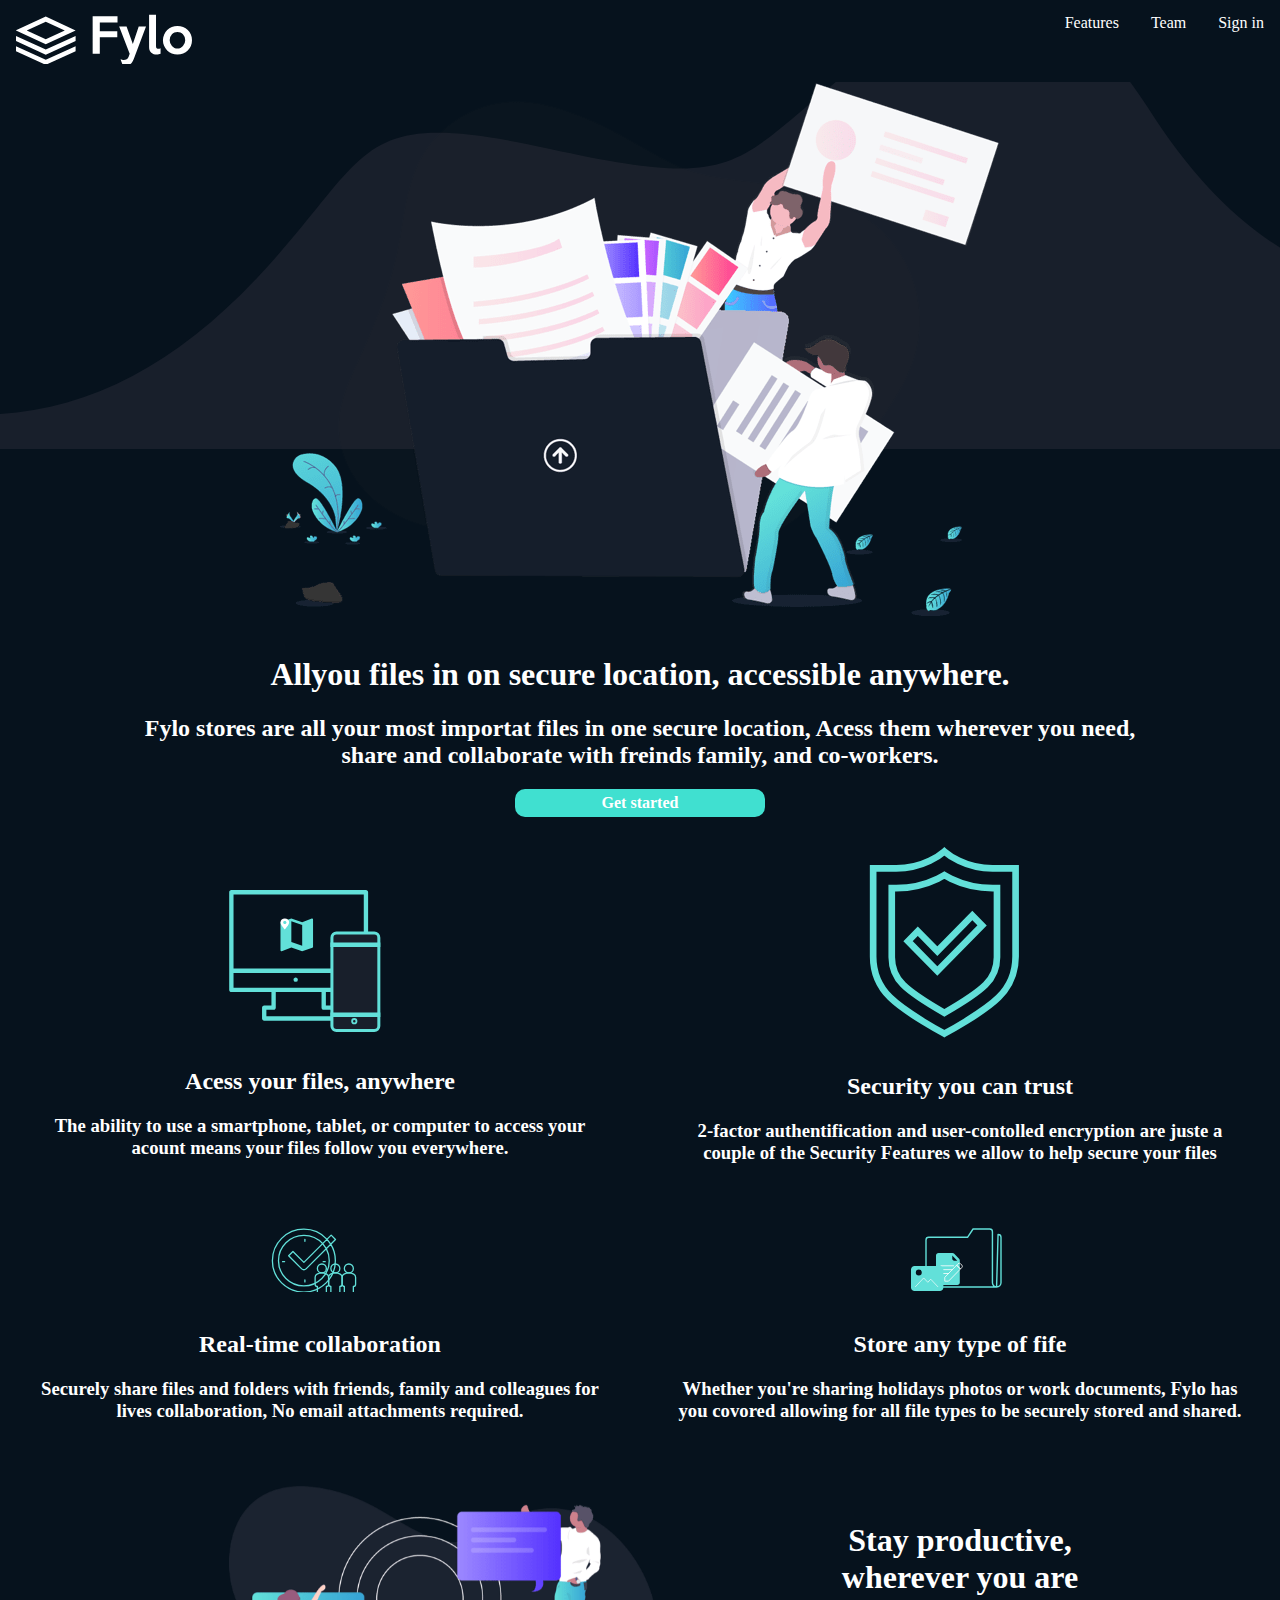
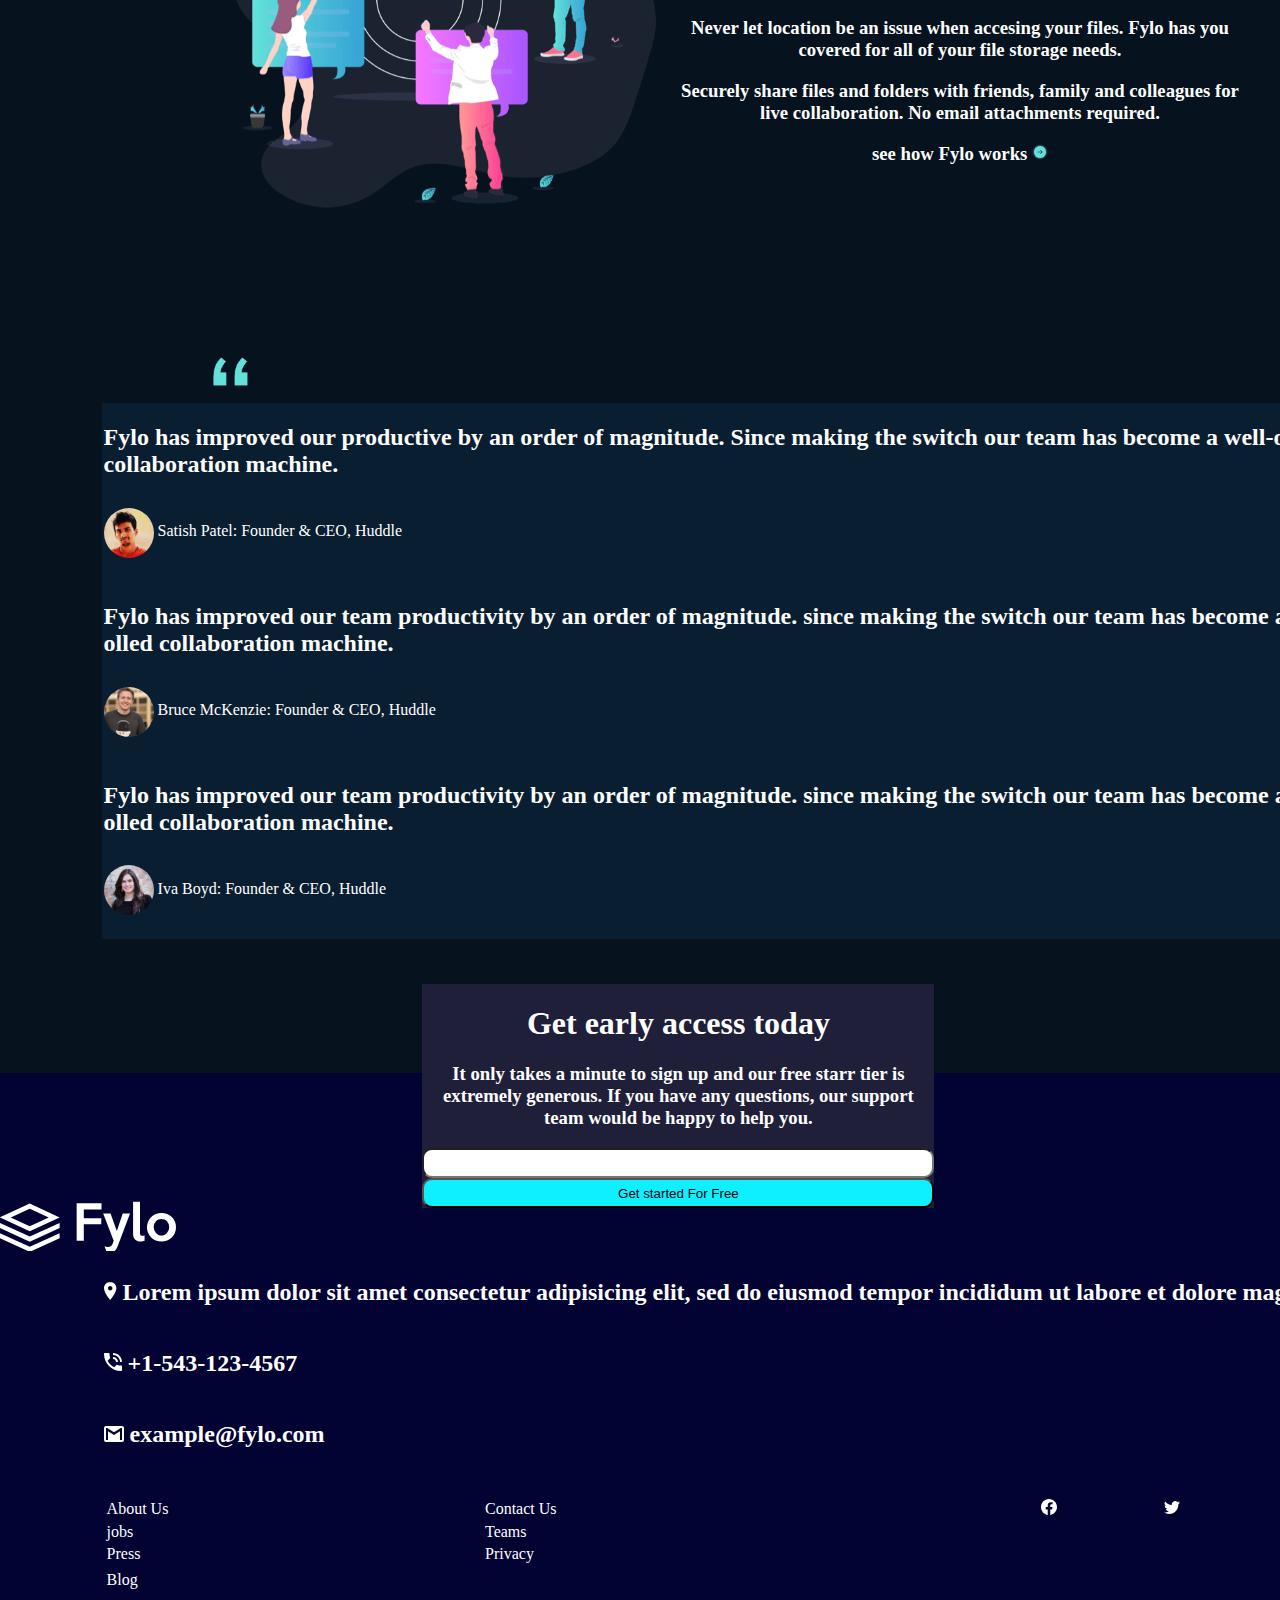
<file: index.html>
<!DOCTYPE html>
<html lang="en">
<head>
    <meta charset="UTF-8">
    <meta http-equiv="X-UA-Compatible" content="IE=edge">
    <meta name="viewport" content="width=device-width, initial-scale=1.0">
    <title>Document</title>
    <link rel="stylesheet" href="style.css">
</head>
<body>
    <ul>
        <li><a class="active" href="index.html">     <svg width="178" height="50" xmlns="http://www.w3.org/2000/svg"><g fill="#FFF" fill-rule="evenodd"><path d="M0 16.372v.128l29.754 13.764 29.859-13.811v-.035L29.754 2.608 0 16.372zm10.727.064l19.028-8.802 19.03 8.802-19.031 8.801-19.027-8.801zM29.754 35.61L0 22.052v5.014l29.754 13.59L59.613 27.02v-5.015L29.754 35.61zm0 10.17L0 32.22v5.015l29.754 13.591L59.613 37.19v-5.014L29.754 45.78zM169.216 26.22a8.564 8.564 0 0 0-2.285-5.892 7.675 7.675 0 0 0-2.473-1.768 7.259 7.259 0 0 0-3.015-.636 7.259 7.259 0 0 0-3.015.636 7.674 7.674 0 0 0-2.473 1.768 8.565 8.565 0 0 0-2.285 5.893 8.564 8.564 0 0 0 2.285 5.893 7.674 7.674 0 0 0 2.473 1.767 7.258 7.258 0 0 0 3.015.637 7.258 7.258 0 0 0 3.015-.637 7.675 7.675 0 0 0 2.473-1.767 8.563 8.563 0 0 0 2.285-5.893zm6.784 0c0 2.044-.377 3.937-1.13 5.681a13.849 13.849 0 0 1-3.11 4.526c-1.319 1.273-2.866 2.279-4.64 3.017-1.775.739-3.667 1.108-5.677 1.108s-3.894-.37-5.653-1.108a14.659 14.659 0 0 1-4.617-3.04 14.116 14.116 0 0 1-3.11-4.55c-.753-1.744-1.13-3.622-1.13-5.633 0-1.98.385-3.842 1.154-5.586a14.718 14.718 0 0 1 3.133-4.573 14.457 14.457 0 0 1 4.617-3.064c1.759-.739 3.627-1.108 5.606-1.108 2.01 0 3.902.369 5.677 1.108 1.774.738 3.321 1.744 4.64 3.017 1.32 1.272 2.356 2.789 3.11 4.549.753 1.76 1.13 3.645 1.13 5.657zm-31.422 13.483a9.087 9.087 0 0 1-1.814.613 9.217 9.217 0 0 1-2.096.236c-1.005 0-1.971-.134-2.898-.4a6.347 6.347 0 0 1-2.426-1.297c-.69-.597-1.24-1.375-1.649-2.334-.408-.958-.612-2.113-.612-3.465V.717h6.925v31.16c0 1.132.228 1.91.683 2.334.456.425.997.637 1.625.637.786 0 1.54-.236 2.262-.707v5.562zM130.02 12.55l-12.249 32.386c-.91 2.42-2.104 4.164-3.58 5.233-1.476 1.068-3.235 1.603-5.277 1.603a8.4 8.4 0 0 1-1.036-.071 7.784 7.784 0 0 1-1.083-.212l-2.262-6.317a8.974 8.974 0 0 0 1.65.59 6.61 6.61 0 0 0 1.6.211c1.069 0 2.042-.243 2.922-.73.879-.488 1.554-1.391 2.025-2.711l.943-2.734-10.506-27.248h7.396l6.266 17.536 5.889-17.536h7.302zm-28.502-4.102H83.806v8.769h17.478v5.94H83.806v16.688h-7.16V2.179h24.873v6.27z"/></g></svg></a></li>
        <li style="float:right"><a href="secure.html">Sign in</a></li>
        <li style="float:right"><a href="#about">Team</a></li>
        <li style="float:right"><a href="#about">Features</a></li>
      </ul>
      <div class="img1">
        <div class="img2">
            <img src="illustration-intro.png" alt="image">
            <div class="desc">
                <h1>
                    Allyou files in on secure location, accessible anywhere.
                </h1>
                <h2>
                    Fylo stores are all your most importat files in one secure location, Acess them wherever you need, share and collaborate with freinds family, and co-workers.
                </h2>
                <div class="get">
                    <h4>
                        Get started
                    </h4>
                </div>
            </div>
        </div>
    </div>
    <div class="clearfix">
        <div class="responsive">
            <div class="gallery">
                <img src="icon-access-anywhere.svg" alt="image" widtd="250" height="125" style="margin-top: 7%;">
                <div class="desc">
                    <h2>
                        Acess your files, anywhere
                    </h2>
                    <h3>
                        The ability to use a smartphone, tablet, or computer to access your acount means your files follow you everywhere.
                    </h3>
                </div>
            </div>
        </div>
        <div class="responsive">
            <div class="gallery">
                    <img src="icon-security.svg" alt="image" width="91" height="64">
                <div class="desc">
                    <h2>
                        Security you can trust
                    </h2>
                    <h3>
                        2-factor authentification and user-contolled encryption are juste a couple of the Security Features we allow to help secure your files
                    </h3>
                </div>
            </div>
        </div>
        <div class="responsive">
            <div class="gallery">
                    <svg class="image2" width="91" height="64" xmlns="http://www.w3.org/2000/svg"><g stroke="#62E0D9" stroke-width="1.3" fill="none" fill-rule="evenodd" stroke-linejoin="round"><path d="M33.897 11.338v2.027-2.027zm0 40.551v2.028-2.028zm20.31-18.248h-2.031 2.031zm-40.62 0h-2.032 2.031zm19.294 8.11c-.78 0-1.56-.296-2.153-.89l-13.08-13.057 4.308-4.3L32.881 34.41 60.176 7.16l4.31 4.3-29.45 29.4a3.04 3.04 0 0 1-2.155.89zm23.154-30.417C50.283 5.104 42.039 1.2 32.88 1.2 15.495 1.2 1.4 15.271 1.4 32.627s14.095 31.428 31.481 31.428c17.386 0 31.481-14.072 31.481-31.428 0-6.018-1.694-11.64-4.63-16.417l-3.697-4.876zM51.7 15.616a25.346 25.346 0 0 0-18.82-8.333c-14.022 0-25.388 11.346-25.388 25.344 0 13.999 11.366 25.345 25.388 25.345 14.022 0 25.388-11.346 25.388-25.345 0-4.329-1.087-8.402-3.002-11.966l-3.566-5.045z" stroke-linecap="round"/><path d="M55.368 40.484c0 2.48-2.015 4.49-4.498 4.49a4.494 4.494 0 0 1-4.497-4.49c0-2.48 2.015-4.49 4.497-4.49a4.494 4.494 0 0 1 4.498 4.49z"/><path d="M50.87 44.974c-1.898 0-3.612.583-4.839 1.154a3.34 3.34 0 0 0-1.907 3.033v7.037a2.248 2.248 0 0 0 2.249 2.245v8.979a2.247 2.247 0 0 0 2.249 2.245h4.497a2.247 2.247 0 0 0 2.249-2.245v-8.98a2.248 2.248 0 0 0 2.248-2.244V49.16a3.34 3.34 0 0 0-1.907-3.033c-1.226-.57-2.94-1.154-4.839-1.154z" stroke-linecap="round"/><path d="M68.86 40.484c0 2.48-2.014 4.49-4.498 4.49a4.493 4.493 0 0 1-4.497-4.49c0-2.48 2.014-4.49 4.497-4.49a4.493 4.493 0 0 1 4.497 4.49z"/><path d="M64.362 44.974c-1.898 0-3.612.583-4.839 1.154a3.34 3.34 0 0 0-1.907 3.033v7.037a2.247 2.247 0 0 0 2.249 2.245v8.979a2.248 2.248 0 0 0 2.249 2.245h4.497a2.247 2.247 0 0 0 2.248-2.245v-8.98a2.247 2.247 0 0 0 2.25-2.244V49.16a3.34 3.34 0 0 0-1.908-3.033c-1.226-.57-2.941-1.154-4.839-1.154z" stroke-linecap="round"/><path d="M82.351 40.484c0 2.48-2.013 4.49-4.497 4.49a4.493 4.493 0 0 1-4.497-4.49c0-2.48 2.013-4.49 4.497-4.49a4.493 4.493 0 0 1 4.497 4.49z"/><path d="M77.854 44.974c-1.898 0-3.612.583-4.839 1.154a3.34 3.34 0 0 0-1.907 3.033v7.037a2.247 2.247 0 0 0 2.249 2.245v8.979a2.248 2.248 0 0 0 2.248 2.245h4.498a2.247 2.247 0 0 0 2.248-2.245v-8.98a2.247 2.247 0 0 0 2.249-2.244V49.16a3.34 3.34 0 0 0-1.907-3.033c-1.226-.57-2.941-1.154-4.839-1.154z" stroke-linecap="round"/></g></svg>
                <div class="desc">
                    <h2>
                       Real-time collaboration
                    </h2>
                    <h3>
                        Securely share files and folders with friends, family and colleagues for lives collaboration, No email attachments required.
                    </h3>
                </div>
            </div>
        </div>
        <div class="responsive">
            <div class="gallery">
                <svg class="image2" width="91" height="64" xmlns="http://www.w3.org/2000/svg"><g fill="none" fill-rule="evenodd"><path d="M85.588 59C88.025 59 90 57.144 90 54.853V9.236c0-1.526-1.318-2.764-2.941-2.764L85.589 59zM15 12.048v40.047C15 55.908 18.098 59 21.92 59h63.668a4.147 4.147 0 0 1-4.152-4.143V3.762A2.766 2.766 0 0 0 78.668 1h-16.61l-5.536 8.286H17.768A2.766 2.766 0 0 0 15 12.048z" stroke="#62E0D9" stroke-width="1.405" stroke-linecap="round" stroke-linejoin="round"/><path d="M41.28 27.561v3.201c0 1.061.841 1.92 1.88 1.92h3.13m2.505 0v-.219c0-.679-.264-1.33-.734-1.811l-4.794-4.902a2.48 2.48 0 0 0-1.772-.75h-13.99C26.12 25 25 26.147 25 27.561v26.89c0 1.414 1.121 2.56 2.505 2.56H46.29c1.383 0 2.505-1.146 2.505-2.56v-8.963" fill="#62E0D9"/><path d="M33.766 49.33v3.84h3.757l11.898-12.164-3.757-3.841-11.898 12.164zm15.655-8.324l1.328-1.358a1.951 1.951 0 0 0 0-2.717l-1.1-1.124a1.85 1.85 0 0 0-2.657 0l-1.328 1.358 3.757 3.841z" stroke="#FFF" stroke-width=".803" stroke-linejoin="round"/><path d="M30.01 37.805h12.523m-12.524 3.841h11.272m-11.272 3.842h7.514" stroke="#FFF" stroke-width=".803" stroke-linecap="round" stroke-linejoin="round"/><g><path d="M32.367 59.432c0 1.972-1.61 3.572-3.596 3.572H3.596c-1.985 0-3.596-1.6-3.596-3.572v-17.86C0 39.6 1.61 38 3.596 38h25.175c1.985 0 3.596 1.6 3.596 3.572v17.86zM10.789 44.55a2.987 2.987 0 0 1-2.997 2.976 2.987 2.987 0 0 1-2.997-2.976 2.987 2.987 0 0 1 2.997-2.977 2.987 2.987 0 0 1 2.997 2.977z" fill="#62E0D9"/><path stroke="#FFF" stroke-width=".65" stroke-linecap="round" stroke-linejoin="round" d="M26.786 58.656L19.737 51.2 16.8 54.307l-4.112-4.349-8.224 8.698"/></g></g></svg>
                <div class="desc">
                    <h2>
                       Store any type of fife
                    </h2>
                    <h3>
                        Whether you're sharing holidays photos or work documents, Fylo has you covored allowing for all file types to be securely stored and shared.
                    </h3>
                </div>
            </div>
        </div>
        <div class="responsive">
            <div class="gallery">
                <img class="image3" src="illustration-stay-productive.png" alt="image">
  
                </div>
            </div>
        </div>
        <div class="responsive">
                <div class="desc">
                    <h1>
                      Stay productive, <br> wherever you are
                    </h1>
                    <h3>
                        Never let location be an issue when accesing your files. Fylo has you covered for all of your file storage needs.
                    </h3>
                    <h3>
                        Securely share files and folders with friends, family and colleagues for live collaboration. No email attachments required.
                    </h3>
                    <h3 class="see">
                        see how Fylo works <svg width="16" height="16" xmlns="http://www.w3.org/2000/svg" xmlns:xlink="http://www.w3.org/1999/xlink"><defs><circle id="b" cx="6" cy="6" r="6"/><filter x="-25%" y="-25%" width="150%" height="150%" filterUnits="objectBoundingBox" id="a"><feOffset in="SourceAlpha" result="shadowOffsetOuter1"/><feGaussianBlur stdDeviation="1" in="shadowOffsetOuter1" result="shadowBlurOuter1"/><feColorMatrix values="0 0 0 0 0.384313725 0 0 0 0 0.878431373 0 0 0 0 0.850980392 0 0 0 0.811141304 0" in="shadowBlurOuter1"/></filter></defs><g fill="none" fill-rule="evenodd"><g transform="translate(2 2)"><use fill="#000" filter="url(#a)" xlink:href="#b"/><use fill="#62E0D9" xlink:href="#b"/></g><path d="M8.582 6l-.363.35 1.452 1.4H5.333v.5h4.338L8.22 9.65l.363.35 2.074-2z" fill="#1B2330"/></g></svg>
                    </h3>
                </div>
        </div>
    </div>
    </div>
    <div class="responsive1">
        <div class="gallery1">
                <img class="quote" src="bg-quotes.png" alt="image">
        </div>
    </div>
    <div class="row">
        <div class="column" style="background-color: rgb(9, 30, 49);">
            <h2 class="pro">Fylo has improved our productive by an order of magnitude. Since making the switch our team has become a well-olled collaboration machine.</h2>
            <div>           </div>
            <p style="line-height:65px;" class="prr"><img class="avatar" src="profile-1.jpg" alt=""> Satish Patel: Founder & CEO, Huddle </p>
        </div>
        <div class="column" style="background-color: rgb(9, 30, 49);">
            <h2 class="pro">Fylo has improved our team productivity by an order of magnitude. since making the switch our team has become a well-olled collaboration machine.</h2>
            <p style="line-height:65px;" class="pro"><img class="avatar" src="profile-2.jpg" alt=""> Bruce McKenzie: Founder & CEO, Huddle </p>
        </div>
        <div class="column" style="background-color: rgb(9, 30, 49);">
            <h2 class="pro">Fylo has improved our team productivity by an order of magnitude. since making the switch our team has become a well-olled collaboration machine.</h2>
            <p style="line-height:65px;" class="prr"><img class="avatar" src="profile-3.jpg" alt=""> Iva Boyd: Founder & CEO, Huddle </p>
        </div>
    </div>
    <div class="reach">
        <div class="reach1">
            <h1>
                Get early access today
            </h1>
            <h3>
                It only takes a minute to sign up and our free starr tier is extremely generous. If you have any questions, our support team would be happy to help you.
            </h3>
        </div>
        <div>
            <form>
                <div >
                <input class="btn" type="search" id="maRecherche" name="q">
                <button class="btn1">Get started For Free</button>
                </div>
            </form>
        </div>
    
    </div>
    <footer class="foot">
        <svg width="178" height="50" xmlns="http://www.w3.org/2000/svg"><g fill="#FFF" fill-rule="evenodd"><path d="M0 16.372v.128l29.754 13.764 29.859-13.811v-.035L29.754 2.608 0 16.372zm10.727.064l19.028-8.802 19.03 8.802-19.031 8.801-19.027-8.801zM29.754 35.61L0 22.052v5.014l29.754 13.59L59.613 27.02v-5.015L29.754 35.61zm0 10.17L0 32.22v5.015l29.754 13.591L59.613 37.19v-5.014L29.754 45.78zM169.216 26.22a8.564 8.564 0 0 0-2.285-5.892 7.675 7.675 0 0 0-2.473-1.768 7.259 7.259 0 0 0-3.015-.636 7.259 7.259 0 0 0-3.015.636 7.674 7.674 0 0 0-2.473 1.768 8.565 8.565 0 0 0-2.285 5.893 8.564 8.564 0 0 0 2.285 5.893 7.674 7.674 0 0 0 2.473 1.767 7.258 7.258 0 0 0 3.015.637 7.258 7.258 0 0 0 3.015-.637 7.675 7.675 0 0 0 2.473-1.767 8.563 8.563 0 0 0 2.285-5.893zm6.784 0c0 2.044-.377 3.937-1.13 5.681a13.849 13.849 0 0 1-3.11 4.526c-1.319 1.273-2.866 2.279-4.64 3.017-1.775.739-3.667 1.108-5.677 1.108s-3.894-.37-5.653-1.108a14.659 14.659 0 0 1-4.617-3.04 14.116 14.116 0 0 1-3.11-4.55c-.753-1.744-1.13-3.622-1.13-5.633 0-1.98.385-3.842 1.154-5.586a14.718 14.718 0 0 1 3.133-4.573 14.457 14.457 0 0 1 4.617-3.064c1.759-.739 3.627-1.108 5.606-1.108 2.01 0 3.902.369 5.677 1.108 1.774.738 3.321 1.744 4.64 3.017 1.32 1.272 2.356 2.789 3.11 4.549.753 1.76 1.13 3.645 1.13 5.657zm-31.422 13.483a9.087 9.087 0 0 1-1.814.613 9.217 9.217 0 0 1-2.096.236c-1.005 0-1.971-.134-2.898-.4a6.347 6.347 0 0 1-2.426-1.297c-.69-.597-1.24-1.375-1.649-2.334-.408-.958-.612-2.113-.612-3.465V.717h6.925v31.16c0 1.132.228 1.91.683 2.334.456.425.997.637 1.625.637.786 0 1.54-.236 2.262-.707v5.562zM130.02 12.55l-12.249 32.386c-.91 2.42-2.104 4.164-3.58 5.233-1.476 1.068-3.235 1.603-5.277 1.603a8.4 8.4 0 0 1-1.036-.071 7.784 7.784 0 0 1-1.083-.212l-2.262-6.317a8.974 8.974 0 0 0 1.65.59 6.61 6.61 0 0 0 1.6.211c1.069 0 2.042-.243 2.922-.73.879-.488 1.554-1.391 2.025-2.711l.943-2.734-10.506-27.248h7.396l6.266 17.536 5.889-17.536h7.302zm-28.502-4.102H83.806v8.769h17.478v5.94H83.806v16.688h-7.16V2.179h24.873v6.27z"/></g></svg>

        <div class="row">
            <div class="column" style="background-color: transparent;" >

                <h2 class="pra"> <svg width="13" height="18" xmlns="http://www.w3.org/2000/svg"><path d="M6.188 0C2.74 0 0 2.79 0 6.3 0 10.98 6.188 18 6.188 18s6.187-7.02 6.187-11.7c0-3.51-2.74-6.3-6.188-6.3zm0 8.55c-1.238 0-2.21-.99-2.21-2.25s.972-2.25 2.21-2.25c1.237 0 2.21.99 2.21 2.25s-.973 2.25-2.21 2.25z" fill="#FFF" fill-rule="evenodd"/></svg>   Lorem ipsum dolor sit amet consectetur adipisicing elit, sed do eiusmod tempor incididum ut labore et dolore magna aliqua </h2>
            </div>
            <div class="column" style="background-color: transparent;">
                <h2 class="pro"><svg width="18" height="18" xmlns="http://www.w3.org/2000/svg"><path d="M17 12.5c-1.2 0-2.4-.2-3.6-.6-.3-.1-.7 0-1 .2l-2.2 2.2c-2.8-1.4-5.1-3.8-6.6-6.6l2.2-2.2c.3-.3.4-.7.2-1-.3-1.1-.5-2.3-.5-3.5 0-.6-.4-1-1-1H1C.4 0 0 .4 0 1c0 9.4 7.6 17 17 17 .6 0 1-.4 1-1v-3.5c0-.6-.4-1-1-1zM16 9h2c0-5-4-9-9-9v2c3.9 0 7 3.1 7 7zm-4 0h2c0-2.8-2.2-5-5-5v2c1.7 0 3 1.3 3 3z" fill="#FFF" fill-rule="evenodd"/></svg> +1-543-123-4567</h2>
                <h2>
                    <p style="text-align: left;"> <svg width="20" height="16"  xmlns="http://www.w3.org/2000/svg"><g fill="none" fill-rule="evenodd"><path d="M-2-4h24v24H-2z"/><path d="M18 0H2C.9 0 0 .9 0 2v12c0 1.1.9 2 2 2h16c1.1 0 2-.9 2-2V2c0-1.1-.9-2-2-2zm0 14h-2V5.2L10 9 4 5.2V14H2V2h1.2L10 6.2 16.8 2H18v12z" fill="#FFF"/></g></svg>  example@fylo.com</p>
                </h2>
               
            </div>
            <div class="column" style="background-color: transparent;">
                <table>
                    <tr>
                      <td>About Us</td>
                      <td></td>
                      <td></td>
                      <td></td>
                      <td>Contact Us</td>
                      <td></td>
                      <td></td>
                      <td></td>
                      <td></td>
                      <td></td>
                      <td></td>
                      <td></td>
                      <td></td>
                      <td></td>
                      <td></td>
                      <td></td>
                      <td></td>
                      <td></td>
                      <td><svg xmlns="http://www.w3.org/2000/svg" width="16" height="16" fill="currentColor" class="bi bi-facebook" viewBox="0 0 16 16">
                        <path d="M16 8.049c0-4.446-3.582-8.05-8-8.05C3.58 0-.002 3.603-.002 8.05c0 4.017 2.926 7.347 6.75 7.951v-5.625h-2.03V8.05H6.75V6.275c0-2.017 1.195-3.131 3.022-3.131.876 0 1.791.157 1.791.157v1.98h-1.009c-.993 0-1.303.621-1.303 1.258v1.51h2.218l-.354 2.326H9.25V16c3.824-.604 6.75-3.934 6.75-7.951z"/>
                      </svg></td>
                      <td></td>
                      <td></td>
                      <td><svg xmlns="http://www.w3.org/2000/svg" width="16" height="16" fill="currentColor" class="bi bi-twitter" viewBox="0 0 16 16">
                        <path d="M5.026 15c6.038 0 9.341-5.003 9.341-9.334 0-.14 0-.282-.006-.422A6.685 6.685 0 0 0 16 3.542a6.658 6.658 0 0 1-1.889.518 3.301 3.301 0 0 0 1.447-1.817 6.533 6.533 0 0 1-2.087.793A3.286 3.286 0 0 0 7.875 6.03a9.325 9.325 0 0 1-6.767-3.429 3.289 3.289 0 0 0 1.018 4.382A3.323 3.323 0 0 1 .64 6.575v.045a3.288 3.288 0 0 0 2.632 3.218 3.203 3.203 0 0 1-.865.115 3.23 3.23 0 0 1-.614-.057 3.283 3.283 0 0 0 3.067 2.277A6.588 6.588 0 0 1 .78 13.58a6.32 6.32 0 0 1-.78-.045A9.344 9.344 0 0 0 5.026 15z"/>
                      </svg></td>
                      <td></td>
                      <td></td>
                      <td><svg xmlns="http://www.w3.org/2000/svg" width="16" height="16" fill="currentColor" class="bi bi-instagram" viewBox="0 0 16 16">
                        <path d="M8 0C5.829 0 5.556.01 4.703.048 3.85.088 3.269.222 2.76.42a3.917 3.917 0 0 0-1.417.923A3.927 3.927 0 0 0 .42 2.76C.222 3.268.087 3.85.048 4.7.01 5.555 0 5.827 0 8.001c0 2.172.01 2.444.048 3.297.04.852.174 1.433.372 1.942.205.526.478.972.923 1.417.444.445.89.719 1.416.923.51.198 1.09.333 1.942.372C5.555 15.99 5.827 16 8 16s2.444-.01 3.298-.048c.851-.04 1.434-.174 1.943-.372a3.916 3.916 0 0 0 1.416-.923c.445-.445.718-.891.923-1.417.197-.509.332-1.09.372-1.942C15.99 10.445 16 10.173 16 8s-.01-2.445-.048-3.299c-.04-.851-.175-1.433-.372-1.941a3.926 3.926 0 0 0-.923-1.417A3.911 3.911 0 0 0 13.24.42c-.51-.198-1.092-.333-1.943-.372C10.443.01 10.172 0 7.998 0h.003zm-.717 1.442h.718c2.136 0 2.389.007 3.232.046.78.035 1.204.166 1.486.275.373.145.64.319.92.599.28.28.453.546.598.92.11.281.24.705.275 1.485.039.843.047 1.096.047 3.231s-.008 2.389-.047 3.232c-.035.78-.166 1.203-.275 1.485a2.47 2.47 0 0 1-.599.919c-.28.28-.546.453-.92.598-.28.11-.704.24-1.485.276-.843.038-1.096.047-3.232.047s-2.39-.009-3.233-.047c-.78-.036-1.203-.166-1.485-.276a2.478 2.478 0 0 1-.92-.598 2.48 2.48 0 0 1-.6-.92c-.109-.281-.24-.705-.275-1.485-.038-.843-.046-1.096-.046-3.233 0-2.136.008-2.388.046-3.231.036-.78.166-1.204.276-1.486.145-.373.319-.64.599-.92.28-.28.546-.453.92-.598.282-.11.705-.24 1.485-.276.738-.034 1.024-.044 2.515-.045v.002zm4.988 1.328a.96.96 0 1 0 0 1.92.96.96 0 0 0 0-1.92zm-4.27 1.122a4.109 4.109 0 1 0 0 8.217 4.109 4.109 0 0 0 0-8.217zm0 1.441a2.667 2.667 0 1 1 0 5.334 2.667 2.667 0 0 1 0-5.334z"/>
                      </svg></td>
                
                    </tr>
                    <tr>
                      <td>jobs</td>
                      <td></td>
                      <td></td>
                      <td></td>
                      <td>Teams</td>
                    </tr>
                    <tr>
                    <td>Press</td>
                    <td></td>
                    <td></td>
                    <td></td>
                    <td>Privacy</td>
                    </tr>
                    <tr>
                      <td></td>
                    </tr>
                    <tr>
                        <td>
                            Blog
                        </td>
                    </tr>
                  </table>
            </div>
        </div>
    </footer>
</body>
</html>
</file>
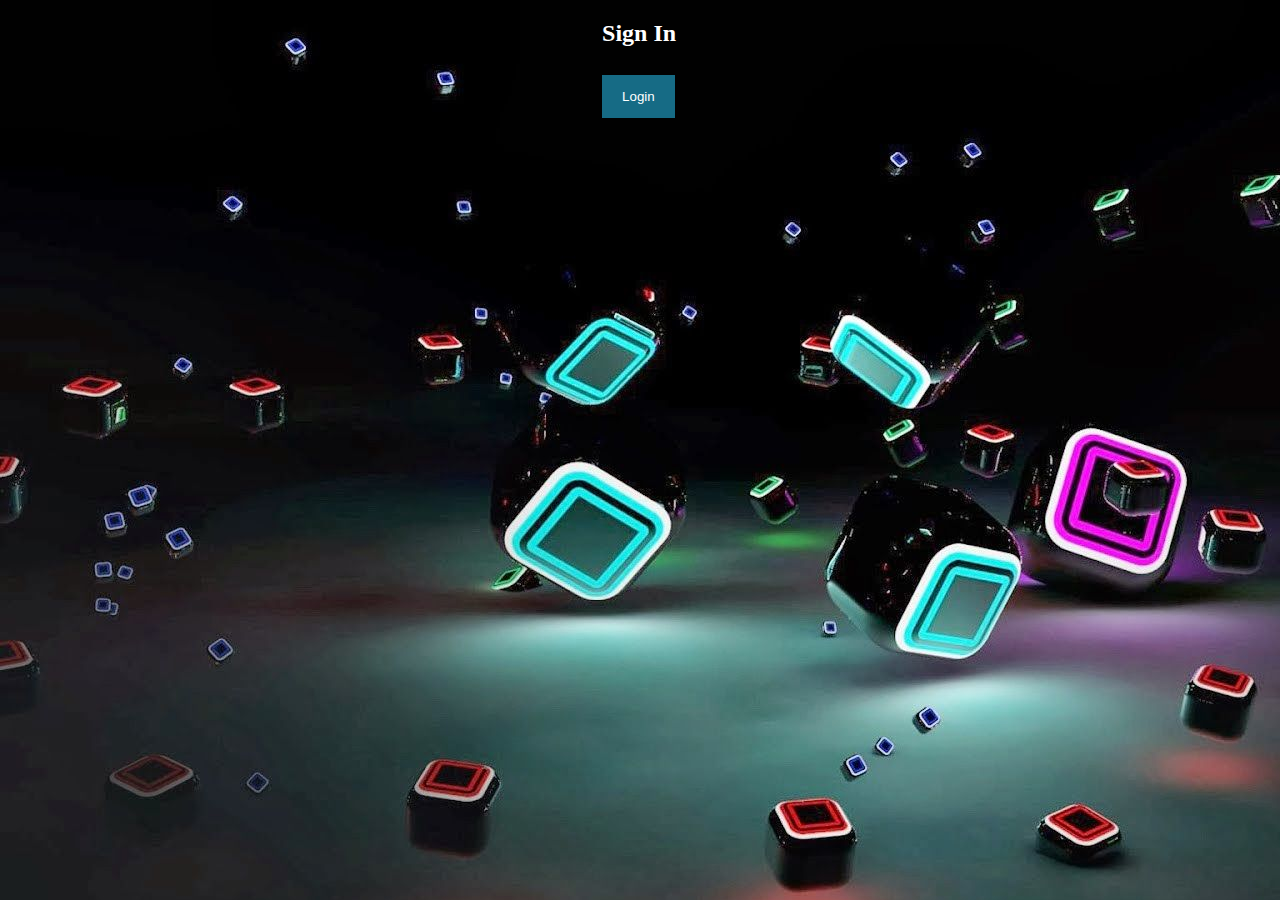
<file: secure.html>
<!DOCTYPE html>
<html lang="en">
<head>
    <meta charset="UTF-8">
    <meta http-equiv="X-UA-Compatible" content="IE=edge">
    <meta name="viewport" content="width=device-width, initial-scale=1.0">
    <title>Document</title>
    <link rel="stylesheet" href="secure.css">
</head>
<body>
    <h2>Sign In</h2>

    <button class="btn" onclick="document.getElementById('id01').style.display='block'" style="width:auto;">Login</button>
    
    <div id="id01" class="modal">
      
      <form class="modal-content animate" action="/action_page.php" method="post">
        <div class="imgcontainer">
          <span onclick="document.getElementById('id01').style.display='none'" class="close" title="Close Modal">&times;</span>
          <img class="avatar" src="2.jpg" alt="avatar">
        </div>
    
        <div class="container">
          <label for="uname"><b>Username</b></label>
          <input type="text" placeholder="Enter Username" name="uname" required>
    
          <label for="psw"><b>Password</b></label>
          <input type="password" placeholder="Enter Password" name="psw" required>
            
          <button type="submit">Login</button>
          <label>
            <input type="checkbox" checked="checked" name="remember"> Remember me
          </label>
        </div>
    
        <div class="container" style="background-color:#f1f1f1">
          <button type="button" onclick="document.getElementById('id01').style.display='none'" class="cancelbtn">Cancel</button>
          <span class="psw">Forgot <a href="#">password?</a></span>
        </div>
      </form>
    </div>
    <script>
        var modal = document.getElementById('id01');
        window.onclick = function(event) {
            if (event.target == modal) {
                modal.style.display = "none";
            }
        }
        </script>
</body>
</html>
</file>
<file: style.css>
body{
  background-image: url(bg-curvy-desktop.svg);
  background-color: rgb(6, 18, 29);
  margin: 0;
  overflow-x: hidden;
  overflow-y: scroll;
  background-repeat: no-repeat;
}

ul {
  list-style-type: none;
  margin: 0;
  padding: 0;
  overflow: hidden;
  background-color: rgb(6, 18, 29);
}
.image2 {
margin-left: 42%
}
.active{
  max-width: 10%;
}
li {
  float: left;
  border:none;
}

li:last-child {
  border: none;
}

li a {
  display: block;
  color: white;
  text-align: center;
  padding: 14px 16px;
  text-decoration: none;
}

li a:hover:not(.active) {
  background-color: #111;
}
.img1 {
  max-width: 80%;
  overflow: auto;
  text-align: center;
  margin: auto;
}
.avatar {
  vertical-align: middle;
  width: 50px;
  height: 50px;
  border-radius: 50%;
}
img{
  max-width: 80%;
}
td{
  color: white;
}
h1, h2, h3{
  overflow: auto;
  color: white;
  text-align: center;
}
.get{
  margin: 0 auto;
  text-align: center;
  width: 250px;
}
h4{
  color: white;
  background-color: turquoise;
  border-radius: 10px;
  padding: 5px;
  margin: auto; 
}

div.desc {
  padding: 15px;
  text-align: center;
  color: white;
}
.responsive {
  width: 50%; 
  display: table-cell;
  padding: 15px;
  float: left;
  height: auto;
  box-sizing: border-box;
}

div.gallery img {
  width: 25%;
  height: auto;
  overflow: auto;
  margin-left: 35%;
  display: flex;

}
.clearfix{
  flex: 1;
}
.image3{
min-width: 70%;
}

div.gallery1 img {
  width: 25%;
  height: auto;
  overflow: auto;
  margin-left: 35%;
  display: flex;

}
.responsive1 {
  margin-top: 10%;
  margin-left: 3%;
  width: 50%; 
  display: table-cell;
  padding: 15px;
  float: left;
  height: auto;
  box-sizing: border-box;
}
.row{
  height: auto;
}
.reach{
  width: 40%;
  margin-left: 25%;
  margin-top: 10%;
}
#texte{
  border-radius: 10px;
}
.btn{
  border-radius: 10px;
  height: 30px;
  width: 450px;
}
.btn1{
  height: 30px;
  border-radius: 10px;
  background-color: rgb(14, 239, 255);
}
.reach{
  margin-top: 10%;
  background-color: rgb(31, 31, 58);
  height: auto;
}

.foot{
  background-color: rgb(2, 2, 51);
  padding-top: 10%;
  width: 100%;
}
.pra{
text-align: left;
}

@media screen and (max-width: 736px){

ul {
  list-style-type: none;
  margin: 0;
  padding: 0;
  overflow: hidden;
  background-color: rgb(6, 18, 29);
}
.image2 {
margin-left: 42%
}
.active{
  max-width: 10%;
}
li {
  float: left;
  border:none;
}

li:last-child {
  border: none;
}

li a {
  display: block;
  color: white;
  text-align: center;
  padding: 14px 16px;
  text-decoration: none;
}

li a:hover:not(.active) {
  background-color: #111;
}
.img1 {
  max-width: 80%;
  overflow: auto;
  text-align: center;
  margin: auto;
}
.avatar {
  vertical-align: middle;
  width: 50px;
  height: 50px;
  border-radius: 50%;
}
img{
  max-width: 80%;
}
td{
  color: white;
}
h1, h2, h3{
  overflow: auto;
  color: white;
  text-align: center;
}
.get{
  margin: 0 auto;
  text-align: center;
  width: 250px;
}
h4{
  color: white;
  background-color: turquoise;
  border-radius: 10px;
  padding: 5px;
  margin: auto; 
}

div.desc {
  padding: 15px;
  text-align: center;
  color: white;
}
.responsive {
  width: 50%; 
  display: table-cell;
  padding: 15px;
  float: left;
  height: auto;
  box-sizing: border-box;
}

div.gallery img {
  width: 25%;
  height: auto;
  overflow: auto;
  margin-left: 35%;
  display: flex;

}
.clearfix{
  flex: 1;
}
.image3{
min-width: 70%;
}

div.gallery1 img {
  width: 25%;
  height: auto;
  overflow: auto;
  margin-left: 35%;
  display: flex;

}
.responsive1 {
  margin-top: 10%;
  margin-left: 3%;
  width: 50%; 
  display: table-cell;
  padding: 15px;
  float: left;
  height: auto;
  box-sizing: border-box;
}
.row{
  height: auto;
}
.reach{
  width: 40%;
  margin-left: 35%;
  margin-top: 20%;
}
#texte{
  border-radius: 10px;
}
.btn{
  border-radius: 10px;
  height: 30px;
  width: 450px;
}
.btn1{
  height: 30px;
  border-radius: 10px;
  background-color: rgb(14, 239, 255);
}
.reach{
  background-color: rgb(31, 31, 58);
  height: auto;
}
  div.desc {
    padding: 15px;
    text-align: center;
    color: white;
  }
  .responsive {
    width: 50%; 
    display: table-cell;
    padding: 15px;
    float: left;
    height: auto;
    box-sizing: border-box;
  }
  .pro{
    text-align: center;
  }
  div.gallery img {
    width: 500px;
    height: auto;
    overflow: auto;
    margin-left: 35%;
    display: flex;
  
  }
  .clearfix{
    flex: 1;
  }
  .image3{
  min-width: 70%;
  }
  i{
    background-color: white;
  }
  div.gallery1 img {
    width: 25%;
    height: auto;
    overflow: auto;
    margin-left: 20%;
    display: flex;
  
  }
  .responsive1 {
    margin-top: 10%;
    margin-left: 3%;
    width: 50%; 
    display: table-cell;
    padding: 15px;
    float: left;
    height: auto;
    box-sizing: border-box;
  }
}
.responsive2{
  display: flex;
  height: auto;
  float: left;
  width: 33.3333%;
  
  margin-left: 15%;
  }
  .column {
    background-color: rgb(6, 18, 29);
    overflow: auto;
    margin-top: 2%;
    width: 33.33%;
    float: left;
    width: 29.2%;
    padding: 2px;
    height: auto; 
    text-align: left;
    margin: 0 5px;
  }
  .row{
    overflow:auto;
    content: "";
    display: table;
    clear: both;
    width: 100%;
    margin-left: 7%;
    text-align: left;
    padding: 2px;
    
  }
  
  .row:after {
    
    content: "";
    display: table;
    clear: both;
    text-align: left;
    padding: 2px;
  }
  .p , .pro {
    color: white;
    text-align: left;
  }
  .prr{
    color: white;
    margin-top: 20px;
  }


  .image2 {
    margin-left: 42%
    }
    .active{
      max-width: 10%;
    }
    li {
      float: left;
      border:none;
    }
    
    li:last-child {
      border: none;
    }
    
    li a {
      display: block;
      color: white;
      text-align: center;
      padding: 14px 16px;
      text-decoration: none;
    }
    
    li a:hover:not(.active) {
      background-color: #111;
    }
    .img1 {
      max-width: 80%;
      overflow: auto;
      text-align: center;
      margin: auto;
    }
    .avatar {
      vertical-align: middle;
      width: 50px;
      height: 50px;
      border-radius: 50%;
    }
    img{
      max-width: 80%;
    }
    td{
      color: white;
    }
    h1, h2, h3{
      overflow: auto;
      color: white;
      text-align: center;
    }
    .get{
      margin: 0 auto;
      text-align: center;
      width: 250px;
    }
    h4{
      color: white;
      background-color: turquoise;
      border-radius: 10px;
      padding: 5px;
      margin: auto; 
    }
    
    div.desc {
      padding: 15px;
      text-align: center;
      color: white;
    }
    .responsive {
      width: 50%; 
      display: table-cell;
      padding: 15px;
      float: left;
      height: auto;
      box-sizing: border-box;
    }
    
    div.gallery img {
      width: 25%;
      height: auto;
      overflow: auto;
      margin-left: 35%;
      display: flex;
    
    }
    .clearfix{
      flex: 1;
    }
    .image3{
    min-width: 70%;
    }
    
    div.gallery1 img {
      width: 25%;
      height: auto;
      overflow: auto;
      margin-left: 35%;
      display: flex;
    
    }
    .responsive1 {
      margin-top: 10%;
      margin-left: 3%;
      width: 50%; 
      display: table-cell;
      padding: 15px;
      float: left;
      height: auto;
      box-sizing: border-box;
    }
    .row{
      height: auto;
      margin-bottom: 10%;
    }
 
    .reach{
      width: 40%;
      margin-left: 33%;
      margin-top: -7%;
      position: absolute;
    }
    #texte{
      border-radius: 10px;
    }
    .btn{
      border-radius: 10px;
      height: 30px;
      width: 450px;
    }
    .btn1{
      height: 30px;
      border-radius: 10px;
      background-color: rgb(14, 239, 255);
    }
    .reach{
      background-color: rgb(31, 31, 58);
      height: auto;
    }
   
    .foot{
     margin-bottom: -10%;
    }
@media screen and (min-width: 1000px){ 
div.desc {
  padding: 15px;
  text-align: center;
  color: white;
}
.responsive {
  width: 50%; 
  display: table-cell;
  padding: 15px;
  float: left;
  height: auto;
  box-sizing: border-box;
}

div.gallery img {
  width: 25%;
  height: auto;
  overflow: auto;
  margin-left: 35%;
  display: flex;

}
.img3{
  border-radius: 30px;
}
.clearfix{
  flex: 1;
}
.clearfix1{
  place-items: center stretch;
  width: auto 100%;
  
}
.image3{
min-width: 70%;
}
div.gallery1 img {
  width: 25%;
  height: auto;
  overflow: auto;
  margin-left: -20%


}
.responsive1 {
  
  margin-left: -29%;
  width: 30%; 
  display: table-cell;
  padding: 15px;
  float: left;
  height: auto;
  box-sizing: border-box;
}

}
.quote{
  max-width: 10%;
  margin-left: 2%;
  }
  .column {
    background-color: rgb(6, 18, 29);
    overflow: auto;
    margin-left: 2%;
    width: 33.33%;
    float: left;
    width: 28.2%;
    padding: 2px;
    height: 270px; 
    text-align: left;
    margin: 0 10px

  }
@media screen and (max-width: 600px) {
.col-25, .col-75, input[type=submit] {
  width: 100%;
  margin-top: 0;
}
.column, .row{
  width: 100%;
  height: auto;
}
.btn , .btn1{
  width: 100%;
}
table, .foot, .pra {
  width: 100%;
}

.column , table{
  height: 100%;
}
}

@media screen and (max-width: 1300px) {
  .col-25, .col-75, input[type=submit] {
    width: 100%;
    margin-top: 0;
    
  }
  .column, .row{
    width: 100%;
    height: auto;
  }
  .btn , .btn1{
    width: 100%;
  }
  table{
    width: 100%;
  }
  .column{
    height: 100%;
  }
  }
</file>
<file: secure.css>
body {
background-image:url(1.jpg)
}


input[type=text], input[type=password] {
  width: 100%;
  padding: 12px 20px;
  margin: 8px 0;
  display: inline-block;
  border: 1px solid #ccc;
  box-sizing: border-box;
}


button {
  background-color: #166b85;
  color: white;
  padding: 14px 20px;
  margin: 8px 0;
  border: none;
  cursor: pointer;
  width: 100%;
}

button:hover {
  opacity: 0.8;
}

.cancelbtn {
  width: auto;
  padding: 10px 18px;
  background-color: #3359ac;
}


.imgcontainer {
  text-align: center;
  margin: 24px 0 12px 0;
  position: relative;
}


.container {
  padding: 16px;
}

span.psw {
  float: right;
  padding-top: 16px;
}

.modal {
  display: none; 
  position: fixed;
  z-index: 1; 
  left: 0;
  top: 0;
  width: 100%; 
  height: 100%; 
  overflow: auto; 
  background-color: rgb(0,0,0); 
  background-color: rgba(0,0,0,0.4); 
  padding-top: 60px;
}
h2{
  margin-left: 47%;
  color: white;
}
.btn{
  
margin-left: 47%;
  
}
.avatar{

    width: 30%;
    border-radius: 50%;
}


.modal-content {
  background-color: #fefefe;
  margin: 5% auto 15% auto; 
  border: 1px solid #888;
  width: 80%; 
}

.close {
  position: absolute;
  right: 25px;
  top: 0;
  color: #000;
  font-size: 35px;
  font-weight: bold;
}

.close:hover,
.close:focus {
  color: red;
  cursor: pointer;
}


.animate {
  -webkit-animation: animatezoom 0.6s;
  animation: animatezoom 0.6s
}

@-webkit-keyframes animatezoom {
  from {-webkit-transform: scale(0)} 
  to {-webkit-transform: scale(1)}
}
  
@keyframes animatezoom {
  from {transform: scale(0)} 
  to {transform: scale(1)}
}


@media screen and (max-width: 300px) {
  body{
    margin: 0%;
  }
  span.psw {
     display: block;
     float: none;
  }
  .cancelbtn {
     width: 100%;
  }
}
</file>
